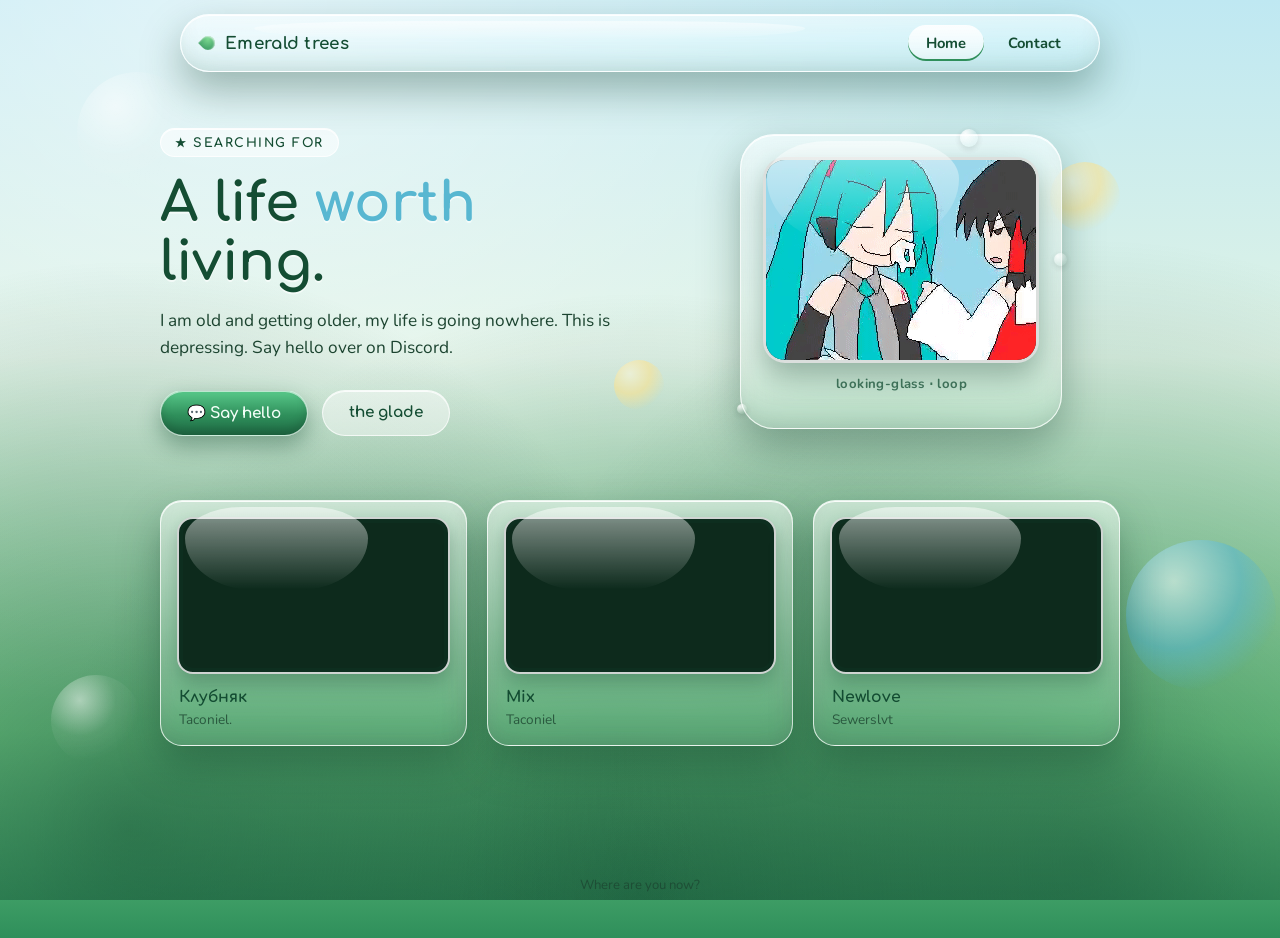
<file: index.html>
<!DOCTYPE html>
<html lang="en">
<head>
<meta charset="UTF-8" />
<meta name="viewport" content="width=device-width, initial-scale=1.0" />
<title>Flowering Emeralds ⋅ Forest Glade</title>
<meta name="description" content="A little glade on the web." />
<link rel="preconnect" href="https://fonts.googleapis.com">
<link rel="preconnect" href="https://fonts.gstatic.com" crossorigin>
<link href="https://fonts.googleapis.com/css2?family=Comfortaa:wght@500;700&family=Nunito:wght@400;600;700;800&display=swap" rel="stylesheet">
<link rel="stylesheet" href="css/style.css" />
</head>
<body>

  <div class="bokeh" aria-hidden="true">
    <div class="orb" style="width:120px;height:120px;top:8%;left:6%;animation-delay:0s;"></div>
    <div class="orb gold" style="width:70px;height:70px;top:18%;left:82%;animation-delay:2s;"></div>
    <div class="orb blue" style="width:150px;height:150px;top:60%;left:88%;animation-delay:4s;"></div>
    <div class="orb" style="width:90px;height:90px;top:75%;left:4%;animation-delay:1s;"></div>
    <div class="orb gold" style="width:50px;height:50px;top:40%;left:48%;animation-delay:3s;"></div>
  </div>

  <div class="nav-wrap">
    <nav class="nav glass">
      <a href="index.html" class="brand"><span class="leaf-dot" aria-hidden="true"></span> Emerald trees </a>
      <ul class="nav-links">
        <li><a href="index.html" class="active">Home</a></li>
        <li><a href="contact.html">Contact</a></li>
      </ul>
    </nav>
  </div>

  <main>
    <section class="hero">
      <div class="hero-copy">
        <span class="eyebrow">★ searching for</span>
        <h1 class="hero-title">A life <span class="accent">worth </span>living.</h1>
        <p class="lede">I am old and getting older, my life is going nowhere. This is depressing. Say hello over on Discord.</p>
        <div class="btn-row">
          <a href="contact.html" class="btn btn-primary">💬 Say hello</a>
          <a href="#about" class="btn btn-ghost"> the glade </a>
        </div>
      </div>

      <div class="terrarium glass">
        <div class="frame-inner">
          <img src="assets/hero.gif" alt="Animated pixel-art scene of a girl with a bow looking into a mirror at her reflection, who has long teal hair and headphones." />
        </div>
        <span class="drop d1" aria-hidden="true"></span>
        <span class="drop d2" aria-hidden="true"></span>
        <span class="drop d3" aria-hidden="true"></span>
        <p class="terrarium-caption">looking-glass ⋅ loop</p>
      </div>
    </section>

    <section id="about" class="card-grid">
      <div class="video-card glass">
        <div class="video-frame">
          <iframe src="https://www.youtube-nocookie.com/embed/t2mep2DTFSU" title="Song 1" allow="accelerometer; autoplay; clipboard-write; encrypted-media; gyroscope; picture-in-picture" allowfullscreen loading="lazy"></iframe>
        </div>
        <h3>Клубняк</h3>
        <p>Taconiel.</p>
      </div>
      <div class="video-card glass">
        <div class="video-frame">
          <iframe src="https://www.youtube-nocookie.com/embed/NfQPfZnbhPY" title="Song 2" allow="accelerometer; autoplay; clipboard-write; encrypted-media; gyroscope; picture-in-picture" allowfullscreen loading="lazy"></iframe>
        </div>
        <h3>Mix</h3>
        <p>Taconiel</p>
      </div>
      <div class="video-card glass">
        <div class="video-frame">
          <iframe src="https://www.youtube-nocookie.com/embed/6fNKDEEKTQw" title="Song 3" allow="accelerometer; autoplay; clipboard-write; encrypted-media; gyroscope; picture-in-picture" allowfullscreen loading="lazy"></iframe>
        </div>
        <h3>Newlove</h3>
        <p>Sewerslvt</p>
      </div>
    </section>
  </main>

  <footer>
    Where are you now?
  </footer>

</body>
</html>
</file>
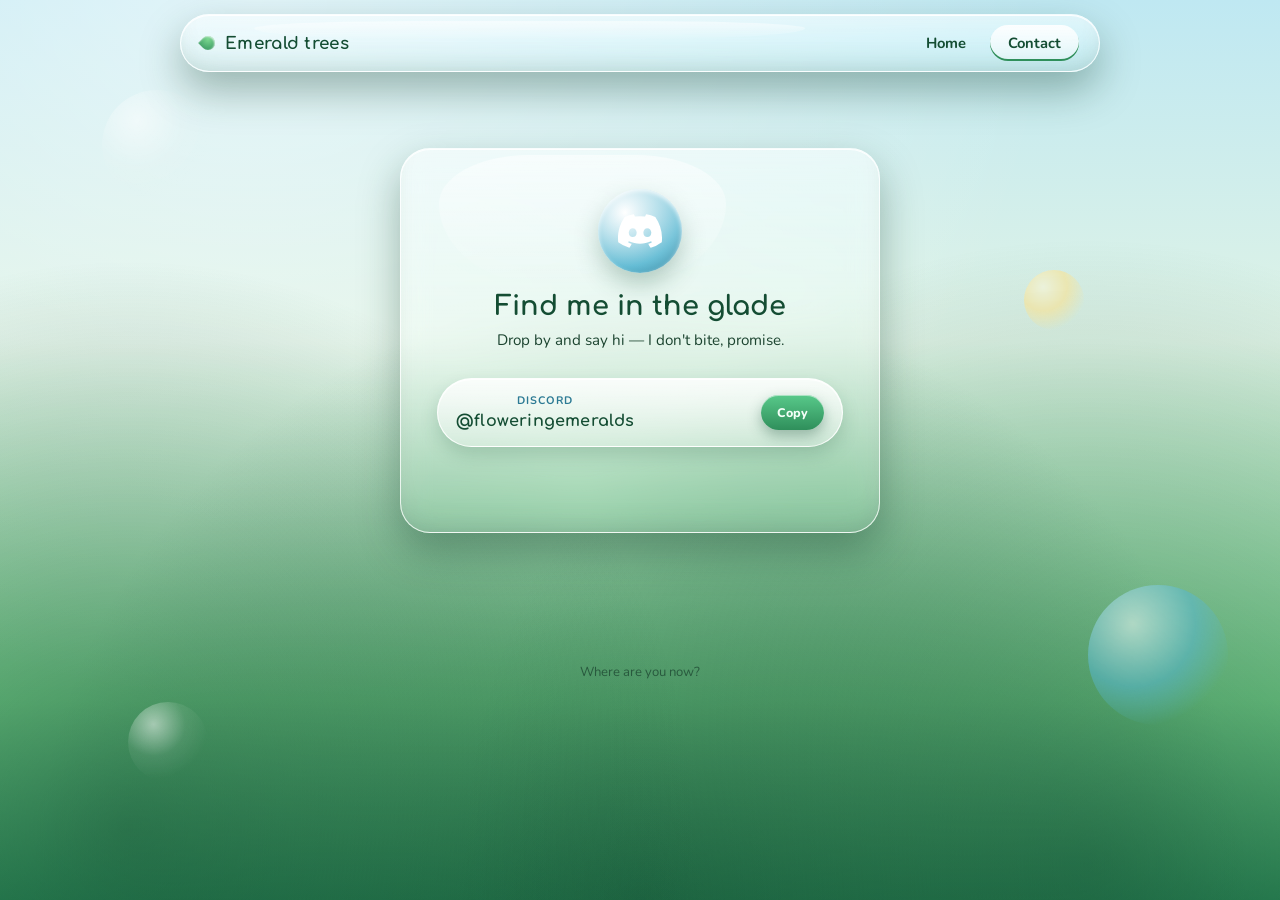
<file: contact.html>
<!DOCTYPE html>
<html lang="en">
<head>
<meta charset="UTF-8" />
<meta name="viewport" content="width=device-width, initial-scale=1.0" />
<title>Contact ⋅ Flowering Emeralds</title>
<meta name="description" content="Get in touch on Discord." />
<link rel="preconnect" href="https://fonts.googleapis.com">
<link rel="preconnect" href="https://fonts.gstatic.com" crossorigin>
<link href="https://fonts.googleapis.com/css2?family=Comfortaa:wght@500;700&family=Nunito:wght@400;600;700;800&display=swap" rel="stylesheet">
<link rel="stylesheet" href="css/style.css" />
</head>
<body>

  <div class="bokeh" aria-hidden="true">
    <div class="orb" style="width:110px;height:110px;top:10%;left:8%;animation-delay:0s;"></div>
    <div class="orb blue" style="width:140px;height:140px;top:65%;left:85%;animation-delay:3s;"></div>
    <div class="orb gold" style="width:60px;height:60px;top:30%;left:80%;animation-delay:1.5s;"></div>
    <div class="orb" style="width:80px;height:80px;top:78%;left:10%;animation-delay:2.5s;"></div>
  </div>

  <div class="nav-wrap">
    <nav class="nav glass">
      <a href="index.html" class="brand"><span class="leaf-dot" aria-hidden="true"></span> Emerald trees</a>
      <ul class="nav-links">
        <li><a href="index.html">Home</a></li>
        <li><a href="contact.html" class="active">Contact</a></li>
      </ul>
    </nav>
  </div>

  <main>
    <div class="contact-wrap">
      <div class="contact-card glass">
        <div class="contact-icon" aria-hidden="true">
          <svg viewBox="0 0 24 24" fill="none" xmlns="http://www.w3.org/2000/svg">
            <path d="M20.317 4.369a19.79 19.79 0 0 0-4.885-1.515.074.074 0 0 0-.079.037c-.21.375-.444.864-.608 1.25a18.27 18.27 0 0 0-5.487 0 12.6 12.6 0 0 0-.617-1.25.077.077 0 0 0-.079-.037 19.74 19.74 0 0 0-4.885 1.515.07.07 0 0 0-.032.028C.533 9.09-.32 13.579.099 18.021a.082.082 0 0 0 .031.056 19.9 19.9 0 0 0 5.993 3.03.078.078 0 0 0 .084-.028c.462-.63.874-1.295 1.226-1.994a.076.076 0 0 0-.041-.106 13.1 13.1 0 0 1-1.872-.892.077.077 0 0 1-.008-.128c.126-.094.252-.192.372-.291a.074.074 0 0 1 .078-.01c3.927 1.793 8.18 1.793 12.061 0a.073.073 0 0 1 .079.01c.12.099.246.197.373.291a.077.077 0 0 1-.006.128 12.3 12.3 0 0 1-1.873.892.076.076 0 0 0-.04.106c.36.699.772 1.364 1.225 1.994a.077.077 0 0 0 .084.028 19.84 19.84 0 0 0 6.002-3.03.077.077 0 0 0 .032-.055c.5-5.177-.838-9.637-3.548-13.625a.06.06 0 0 0-.031-.028ZM8.02 15.331c-1.183 0-2.157-1.085-2.157-2.419 0-1.333.955-2.418 2.157-2.418 1.211 0 2.176 1.094 2.157 2.418 0 1.334-.955 2.419-2.157 2.419Zm7.974 0c-1.183 0-2.157-1.085-2.157-2.419 0-1.333.955-2.418 2.157-2.418 1.211 0 2.176 1.094 2.157 2.418 0 1.334-.946 2.419-2.157 2.419Z" fill="#fff"/>
          </svg>
        </div>
        <h1>Find me in the glade</h1>
        <p class="sub">Drop by and say hi — I don't bite, promise.</p>

        <div class="discord-pill">
          <div>
            <span class="label">Discord</span>
            <span class="handle" id="discord-handle">@floweringemeralds</span>
          </div>
          <button class="copy-btn" id="copy-btn" type="button">Copy</button>
        </div>
        <p class="copy-note" id="copy-note" role="status" aria-live="polite"></p>
      </div>
    </div>
  </main>

  <footer>
    Where are you now?
  </footer>

  <script>
    const btn = document.getElementById('copy-btn');
    const note = document.getElementById('copy-note');
    const handle = document.getElementById('discord-handle').textContent;

    btn.addEventListener('click', async () => {
      try {
        await navigator.clipboard.writeText(handle);
        note.textContent = 'Copied to clipboard ✨';
      } catch (err) {
        note.textContent = handle;
      }
      setTimeout(() => { note.textContent = ''; }, 2200);
    });
  </script>

</body>
</html>
</file>
<file: css/style.css>
/* ==========================================================================
   Frutiger Aero — Forest Glade theme
   Glossy glass, dew, sunbeams, deep woodland green.
   ========================================================================== */

:root {
  /* --- color tokens --- */
  --sky-top:      #bfe8f2;
  --sky-bottom:   #dff3e6;
  --forest-deep:  #144d33;
  --forest-mid:   #2f8f5b;
  --leaf-glow:    #7bd88f;
  --dew-white:    #f3fff8;
  --sun-gold:     #ffe28a;
  --water-blue:   #58b7d1;
  --bark-brown:   #6b4a30;
  --text-ink:     #123322;

  --glass-fill:   rgba(255, 255, 255, 0.32);
  --glass-edge:   rgba(255, 255, 255, 0.75);
  --glass-shadow: rgba(15, 60, 40, 0.35);
}

* { box-sizing: border-box; }

html { scroll-behavior: smooth; }

body {
  margin: 0;
  min-height: 100vh;
  font-family: "Nunito", "Segoe UI", sans-serif;
  color: var(--text-ink);
  background:
    radial-gradient(ellipse at 20% 0%, rgba(255,255,255,0.55), transparent 55%),
    linear-gradient(180deg, var(--sky-top) 0%, var(--sky-bottom) 38%, var(--leaf-glow) 78%, var(--forest-mid) 100%);
  overflow-x: hidden;
  position: relative;
}

/* --- ambient forest floor texture --- */
body::before {
  content: "";
  position: fixed;
  inset: 0;
  pointer-events: none;
  z-index: 0;
  background-image:
    radial-gradient(circle at 10% 92%, rgba(20,77,51,0.55) 0, transparent 40%),
    radial-gradient(circle at 85% 96%, rgba(20,77,51,0.5) 0, transparent 45%),
    radial-gradient(circle at 50% 100%, rgba(20,77,51,0.6) 0, transparent 55%);
}

/* reduced motion */
@media (prefers-reduced-motion: reduce) {
  * { animation-duration: 0.01ms !important; animation-iteration-count: 1 !important; transition-duration: 0.01ms !important; }
}

/* ==========================================================================
   floating bokeh / dew orbs — signature ambient layer
   ========================================================================== */
.bokeh {
  position: fixed;
  inset: 0;
  z-index: 0;
  pointer-events: none;
  overflow: hidden;
}

.orb {
  position: absolute;
  border-radius: 50%;
  background: radial-gradient(circle at 32% 28%, rgba(255,255,255,0.95), rgba(255,255,255,0.15) 40%, transparent 70%);
  filter: blur(0.5px);
  opacity: 0.55;
  animation: drift 18s ease-in-out infinite;
}

.orb.gold { background: radial-gradient(circle at 32% 28%, #fff7d6, var(--sun-gold) 40%, transparent 75%); }
.orb.blue { background: radial-gradient(circle at 32% 28%, #eafbff, var(--water-blue) 45%, transparent 75%); }

@keyframes drift {
  0%   { transform: translateY(0) translateX(0); }
  50%  { transform: translateY(-40px) translateX(18px); }
  100% { transform: translateY(0) translateX(0); }
}

/* ==========================================================================
   glass surfaces
   ========================================================================== */
.glass {
  background: linear-gradient(180deg, rgba(255,255,255,0.55), var(--glass-fill) 55%, rgba(255,255,255,0.18));
  border: 1px solid var(--glass-edge);
  border-radius: 26px;
  box-shadow:
    0 18px 40px var(--glass-shadow),
    inset 0 1px 0 rgba(255,255,255,0.9),
    inset 0 -18px 30px -20px rgba(20,77,51,0.25);
  backdrop-filter: blur(14px) saturate(1.3);
  -webkit-backdrop-filter: blur(14px) saturate(1.3);
  position: relative;
}

.glass::after {
  /* top gloss streak */
  content: "";
  position: absolute;
  top: 6px; left: 8%;
  width: 60%;
  height: 34%;
  background: linear-gradient(180deg, rgba(255,255,255,0.75), transparent);
  border-radius: 50% 50% 60% 60% / 60% 60% 100% 100%;
  pointer-events: none;
  opacity: 0.7;
}

/* ==========================================================================
   nav bar
   ========================================================================== */
.nav-wrap {
  position: sticky;
  top: 14px;
  z-index: 20;
  display: flex;
  justify-content: center;
  padding: 0 16px;
}

.nav {
  width: min(920px, 100%);
  display: flex;
  align-items: center;
  justify-content: space-between;
  padding: 10px 20px;
  border-radius: 999px;
}

.brand {
  display: flex;
  align-items: center;
  gap: 10px;
  font-family: "Comfortaa", cursive;
  font-weight: 700;
  color: var(--forest-deep);
  letter-spacing: 0.3px;
  text-decoration: none;
  font-size: 1.05rem;
}

.brand .leaf-dot {
  width: 14px;
  height: 14px;
  border-radius: 50% 50% 50% 0;
  background: radial-gradient(circle at 30% 30%, var(--leaf-glow), var(--forest-mid));
  box-shadow: inset 0 1px 2px rgba(255,255,255,0.8);
  transform: rotate(45deg);
}

.nav-links {
  display: flex;
  gap: 6px;
  list-style: none;
  margin: 0;
  padding: 0;
}

.nav-links a {
  display: inline-block;
  padding: 8px 18px;
  border-radius: 999px;
  text-decoration: none;
  color: var(--forest-deep);
  font-weight: 700;
  font-size: 0.92rem;
  transition: background 0.25s ease, color 0.25s ease, transform 0.2s ease;
}

.nav-links a:hover,
.nav-links a:focus-visible {
  background: rgba(255,255,255,0.6);
  transform: translateY(-1px);
}

.nav-links a.active {
  background: linear-gradient(180deg, rgba(255,255,255,0.9), rgba(255,255,255,0.4));
  color: var(--forest-deep);
  box-shadow: inset 0 -2px 0 var(--forest-mid);
}

/* ==========================================================================
   layout shells
   ========================================================================== */
main {
  position: relative;
  z-index: 1;
  max-width: 1000px;
  margin: 0 auto;
  padding: 60px 20px 100px;
}

.eyebrow {
  display: inline-flex;
  align-items: center;
  gap: 8px;
  font-family: "Comfortaa", cursive;
  font-size: 0.78rem;
  font-weight: 700;
  letter-spacing: 1.5px;
  text-transform: uppercase;
  color: var(--forest-deep);
  background: rgba(255,255,255,0.55);
  border: 1px solid rgba(255,255,255,0.8);
  padding: 6px 14px;
  border-radius: 999px;
  box-shadow: inset 0 1px 0 rgba(255,255,255,0.9);
}

h1.hero-title {
  font-family: "Comfortaa", cursive;
  font-weight: 700;
  font-size: clamp(2.1rem, 5vw, 3.4rem);
  line-height: 1.08;
  color: var(--forest-deep);
  margin: 18px 0 14px;
  text-shadow: 0 2px 0 rgba(255,255,255,0.6);
}

h1.hero-title .accent {
  color: var(--water-blue);
}

.lede {
  font-size: 1.08rem;
  line-height: 1.6;
  color: #1c4430;
  max-width: 46ch;
  margin: 0 0 28px;
}

/* ==========================================================================
   hero section — glass terrarium framing the gif
   ========================================================================== */
.hero {
  display: grid;
  grid-template-columns: 1.05fr 0.95fr;
  gap: 40px;
  align-items: center;
  padding-top: 10px;
}

@media (max-width: 820px) {
  .hero { grid-template-columns: 1fr; }
}

.terrarium {
  position: relative;
  padding: 22px;
  border-radius: 34px;
  justify-self: center;
}

.terrarium .frame-inner {
  border-radius: 22px;
  overflow: hidden;
  border: 3px solid rgba(255,255,255,0.85);
  box-shadow:
    inset 0 0 0 6px rgba(20,77,51,0.15),
    0 12px 30px rgba(15,60,40,0.35);
  background: #0d2a1c;
  position: relative;
}

.terrarium img {
  display: block;
  width: 100%;
  max-width: 340px;
  height: auto;
  image-rendering: -webkit-optimize-contrast;
}

.terrarium .drop {
  position: absolute;
  border-radius: 50%;
  background: radial-gradient(circle at 30% 25%, #fff, rgba(255,255,255,0.15) 60%, transparent 75%);
  box-shadow: 0 2px 6px rgba(0,0,0,0.15);
}

.terrarium .drop.d1 { width: 18px; height: 18px; top: -6px; right: 26%; opacity: 0.9; }
.terrarium .drop.d2 { width: 10px; height: 10px; bottom: 14px; left: -4px; opacity: 0.85; }
.terrarium .drop.d3 { width: 13px; height: 13px; top: 40%; right: -6px; opacity: 0.8; }

.terrarium-caption {
  text-align: center;
  margin-top: 12px;
  font-size: 0.82rem;
  color: var(--forest-deep);
  font-weight: 700;
  letter-spacing: 0.4px;
  opacity: 0.75;
}

/* ==========================================================================
   buttons
   ========================================================================== */
.btn-row {
  display: flex;
  gap: 14px;
  flex-wrap: wrap;
}

.btn {
  display: inline-flex;
  align-items: center;
  gap: 8px;
  padding: 13px 26px;
  border-radius: 999px;
  font-family: "Comfortaa", cursive;
  font-weight: 700;
  font-size: 0.95rem;
  text-decoration: none;
  border: 1px solid rgba(255,255,255,0.7);
  transition: transform 0.2s ease, box-shadow 0.2s ease, filter 0.2s ease;
}

.btn:active { transform: translateY(1px) scale(0.99); }

.btn-primary {
  color: var(--dew-white);
  background: linear-gradient(180deg, #58c98a 0%, var(--forest-mid) 55%, #1f6e46 100%);
  box-shadow:
    inset 0 1px 0 rgba(255,255,255,0.6),
    inset 0 -6px 10px rgba(0,0,0,0.15),
    0 10px 22px rgba(20,77,51,0.4);
}
.btn-primary:hover { filter: brightness(1.06); box-shadow: inset 0 1px 0 rgba(255,255,255,0.7), inset 0 -6px 10px rgba(0,0,0,0.15), 0 12px 26px rgba(20,77,51,0.5); }

.btn-ghost {
  color: var(--forest-deep);
  background: rgba(255,255,255,0.45);
  box-shadow: inset 0 1px 0 rgba(255,255,255,0.8);
}
.btn-ghost:hover { background: rgba(255,255,255,0.65); }

/* ==========================================================================
   feature / info cards
   ========================================================================== */
.card-grid {
  display: grid;
  grid-template-columns: repeat(3, 1fr);
  gap: 20px;
  margin-top: 64px;
}

@media (max-width: 760px) {
  .card-grid { grid-template-columns: 1fr; }
}

.card {
  padding: 24px 22px;
  border-radius: 22px;
}

.card .card-icon {
  width: 42px;
  height: 42px;
  border-radius: 12px;
  display: grid;
  place-items: center;
  margin-bottom: 14px;
  background: linear-gradient(180deg, rgba(255,255,255,0.8), rgba(255,255,255,0.25));
  box-shadow: inset 0 1px 0 rgba(255,255,255,0.9), 0 6px 14px rgba(20,77,51,0.2);
  font-size: 1.2rem;
}

.card h3 {
  font-family: "Comfortaa", cursive;
  margin: 0 0 8px;
  font-size: 1.05rem;
  color: var(--forest-deep);
}

.card p {
  margin: 0;
  font-size: 0.92rem;
  line-height: 1.55;
  color: #204a34;
}

/* ==========================================================================
   video / song cards
   ========================================================================== */
.video-card {
  padding: 16px;
  border-radius: 22px;
}

.video-frame {
  position: relative;
  width: 100%;
  padding-top: 56.25%; /* 16:9 */
  border-radius: 16px;
  overflow: hidden;
  border: 2px solid rgba(255,255,255,0.8);
  box-shadow:
    inset 0 0 0 4px rgba(20,77,51,0.12),
    0 8px 20px rgba(15,60,40,0.3);
  background: #0d2a1c;
}

.video-frame iframe {
  position: absolute;
  inset: 0;
  width: 100%;
  height: 100%;
  border: 0;
}

.video-card h3 {
  font-family: "Comfortaa", cursive;
  margin: 14px 2px 4px;
  font-size: 0.98rem;
  color: var(--forest-deep);
}

.video-card p {
  margin: 0 2px;
  font-size: 0.85rem;
  color: #204a34;
  opacity: 0.85;
}

/* ==========================================================================
   contact page
   ========================================================================== */
.contact-wrap {
  display: flex;
  justify-content: center;
  padding-top: 30px;
}

.contact-card {
  width: min(480px, 100%);
  padding: 40px 36px 36px;
  border-radius: 30px;
  text-align: center;
}

.contact-icon {
  width: 84px;
  height: 84px;
  margin: 0 auto 18px;
  border-radius: 50%;
  display: grid;
  place-items: center;
  background: radial-gradient(circle at 32% 28%, #ffffff, var(--water-blue) 65%, #2c7a94 100%);
  box-shadow:
    inset 0 2px 4px rgba(255,255,255,0.8),
    0 10px 24px rgba(20,77,51,0.3);
}

.contact-icon svg { width: 44px; height: 44px; }

.contact-card h1 {
  font-family: "Comfortaa", cursive;
  font-size: 1.7rem;
  color: var(--forest-deep);
  margin: 0 0 8px;
}

.contact-card .sub {
  font-size: 0.95rem;
  color: #1c4430;
  margin: 0 0 26px;
  line-height: 1.5;
}

.discord-pill {
  display: flex;
  align-items: center;
  justify-content: space-between;
  gap: 12px;
  padding: 14px 18px;
  border-radius: 999px;
  background: linear-gradient(180deg, rgba(255,255,255,0.85), rgba(255,255,255,0.35));
  border: 1px solid rgba(255,255,255,0.9);
  box-shadow: inset 0 1px 0 rgba(255,255,255,0.9), 0 8px 18px rgba(20,77,51,0.18);
  margin-bottom: 18px;
}

.discord-pill .handle {
  font-family: "Comfortaa", cursive;
  font-weight: 700;
  color: var(--forest-deep);
  font-size: 1rem;
  letter-spacing: 0.2px;
}

.discord-pill .label {
  font-size: 0.68rem;
  text-transform: uppercase;
  letter-spacing: 1px;
  color: #2c7a94;
  font-weight: 700;
  display: block;
  margin-bottom: 2px;
}

.copy-btn {
  border: none;
  cursor: pointer;
  font-family: "Nunito", sans-serif;
  font-weight: 800;
  font-size: 0.78rem;
  color: var(--dew-white);
  background: linear-gradient(180deg, #58c98a, var(--forest-mid));
  padding: 9px 16px;
  border-radius: 999px;
  box-shadow: inset 0 1px 0 rgba(255,255,255,0.5), 0 6px 14px rgba(20,77,51,0.35);
  transition: transform 0.15s ease, filter 0.15s ease;
  white-space: nowrap;
}
.copy-btn:hover { filter: brightness(1.07); }
.copy-btn:active { transform: scale(0.96); }

.copy-note {
  min-height: 18px;
  font-size: 0.8rem;
  color: var(--forest-deep);
  font-weight: 700;
}

/* ==========================================================================
   footer
   ========================================================================== */
footer {
  position: relative;
  z-index: 1;
  text-align: center;
  padding: 30px 20px 44px;
  font-size: 0.82rem;
  color: #1c4430;
  opacity: 0.75;
}

/* focus visibility */
a:focus-visible,
button:focus-visible {
  outline: 3px solid var(--water-blue);
  outline-offset: 2px;
}
</file>
